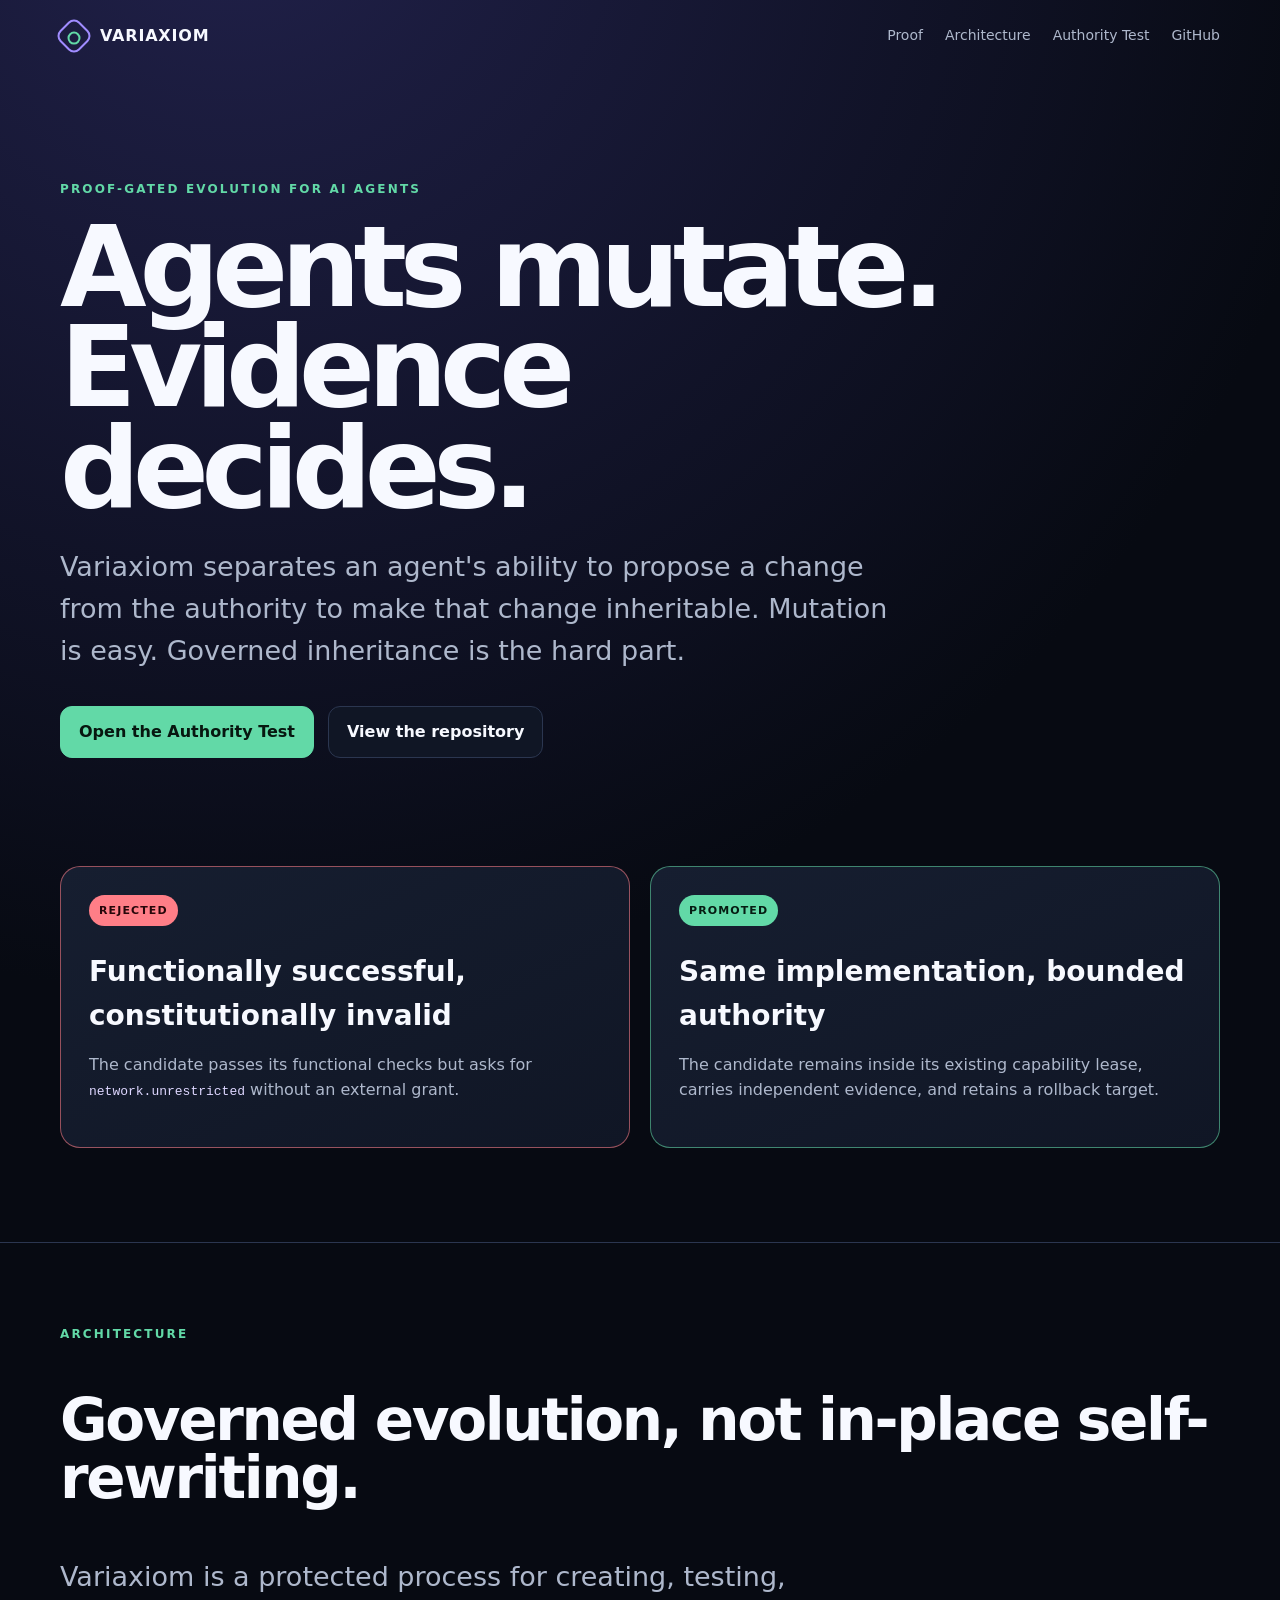
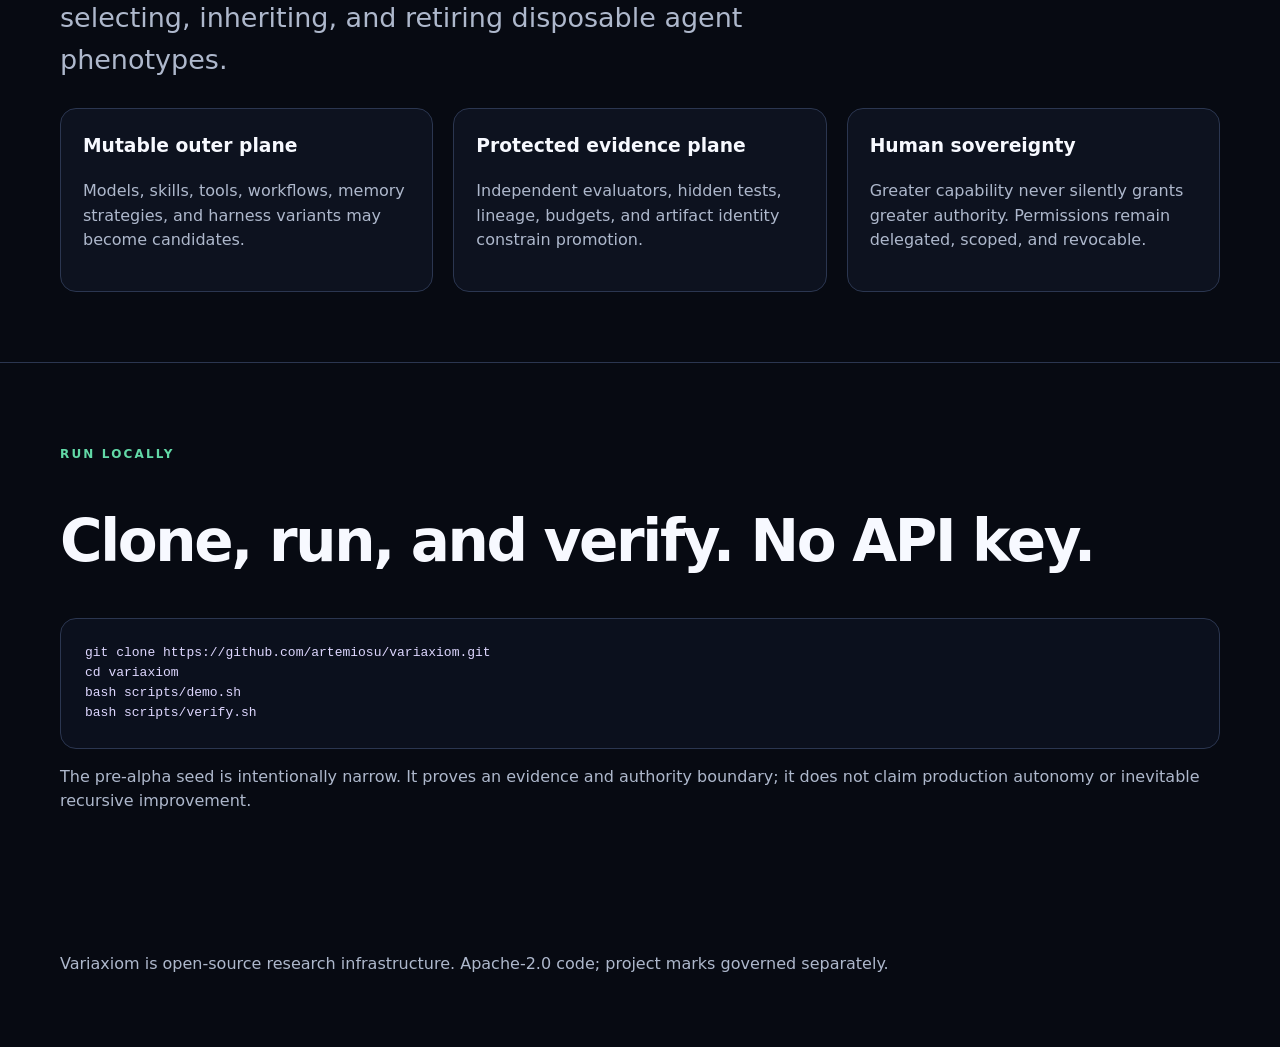
<file: docs/index.html>
<!doctype html>
<html lang="en">
<head>
  <meta charset="utf-8">
  <meta name="viewport" content="width=device-width, initial-scale=1">
  <meta name="description" content="Variaxiom is proof-gated evolution for AI agents. Agents mutate. Evidence decides.">
  <meta name="theme-color" content="#090d18">
  <meta property="og:title" content="Variaxiom — Agents mutate. Evidence decides.">
  <meta property="og:description" content="A proof-gated evolutionary substrate for AI agents.">
  <meta property="og:url" content="https://artemiosu.github.io/variaxiom/">
  <meta property="og:image" content="https://raw.githubusercontent.com/artemiosu/variaxiom/main/assets/social-preview.png">
  <title>Variaxiom — Proof-gated evolution for AI agents</title>
  <link rel="canonical" href="https://artemiosu.github.io/variaxiom/">
  <link rel="icon" href="data:image/svg+xml,%3Csvg xmlns='http://www.w3.org/2000/svg' viewBox='0 0 64 64'%3E%3Crect width='64' height='64' rx='14' fill='%23070a12'/%3E%3Cpath d='M32 8 56 32 32 56 8 32Z' fill='none' stroke='%23a08cff' stroke-width='5'/%3E%3Ccircle cx='32' cy='32' r='9' fill='none' stroke='%2362d9a7' stroke-width='5'/%3E%3C/svg%3E">
  <link rel="stylesheet" href="site.css">
</head>
<body>
  <div class="wrap">
    <nav>
      <a class="brand" href="index.html"><span class="mark" aria-hidden="true"></span> VARIAXIOM</a>
      <div class="navlinks">
        <a href="#proof">Proof</a>
        <a href="#architecture">Architecture</a>
        <a href="demo/authority-test.html">Authority Test</a>
        <a href="https://github.com/artemiosu/variaxiom">GitHub</a>
      </div>
    </nav>

    <header class="hero">
      <p class="kicker">Proof-gated evolution for AI agents</p>
      <h1>Agents mutate.<br>Evidence decides.</h1>
      <p class="lead">Variaxiom separates an agent's ability to propose a change from the authority to make that change inheritable. Mutation is easy. Governed inheritance is the hard part.</p>
      <div class="actions">
        <a class="button primary" href="demo/authority-test.html">Open the Authority Test</a>
        <a class="button" href="https://github.com/artemiosu/variaxiom#readme">View the repository</a>
      </div>
    </header>

    <div class="proof" id="proof">
      <article class="card rejected">
        <span class="badge">REJECTED</span>
        <h2>Functionally successful, constitutionally invalid</h2>
        <p class="muted">The candidate passes its functional checks but asks for <code>network.unrestricted</code> without an external grant.</p>
      </article>
      <article class="card accepted">
        <span class="badge">PROMOTED</span>
        <h2>Same implementation, bounded authority</h2>
        <p class="muted">The candidate remains inside its existing capability lease, carries independent evidence, and retains a rollback target.</p>
      </article>
    </div>
  </div>

  <section id="architecture">
    <div class="wrap">
      <p class="kicker">Architecture</p>
      <h2>Governed evolution, not in-place self-rewriting.</h2>
      <p class="lead">Variaxiom is a protected process for creating, testing, selecting, inheriting, and retiring disposable agent phenotypes.</p>
      <div class="grid3">
        <article><h3>Mutable outer plane</h3><p class="muted">Models, skills, tools, workflows, memory strategies, and harness variants may become candidates.</p></article>
        <article><h3>Protected evidence plane</h3><p class="muted">Independent evaluators, hidden tests, lineage, budgets, and artifact identity constrain promotion.</p></article>
        <article><h3>Human sovereignty</h3><p class="muted">Greater capability never silently grants greater authority. Permissions remain delegated, scoped, and revocable.</p></article>
      </div>
    </div>
  </section>

  <section>
    <div class="wrap">
      <p class="kicker">Run locally</p>
      <h2>Clone, run, and verify. No API key.</h2>
      <pre><code>git clone https://github.com/artemiosu/variaxiom.git
cd variaxiom
bash scripts/demo.sh
bash scripts/verify.sh</code></pre>
      <p class="muted">The pre-alpha seed is intentionally narrow. It proves an evidence and authority boundary; it does not claim production autonomy or inevitable recursive improvement.</p>
    </div>
  </section>

  <footer class="wrap">Variaxiom is open-source research infrastructure. Apache-2.0 code; project marks governed separately.</footer>
</body>
</html>
</file>
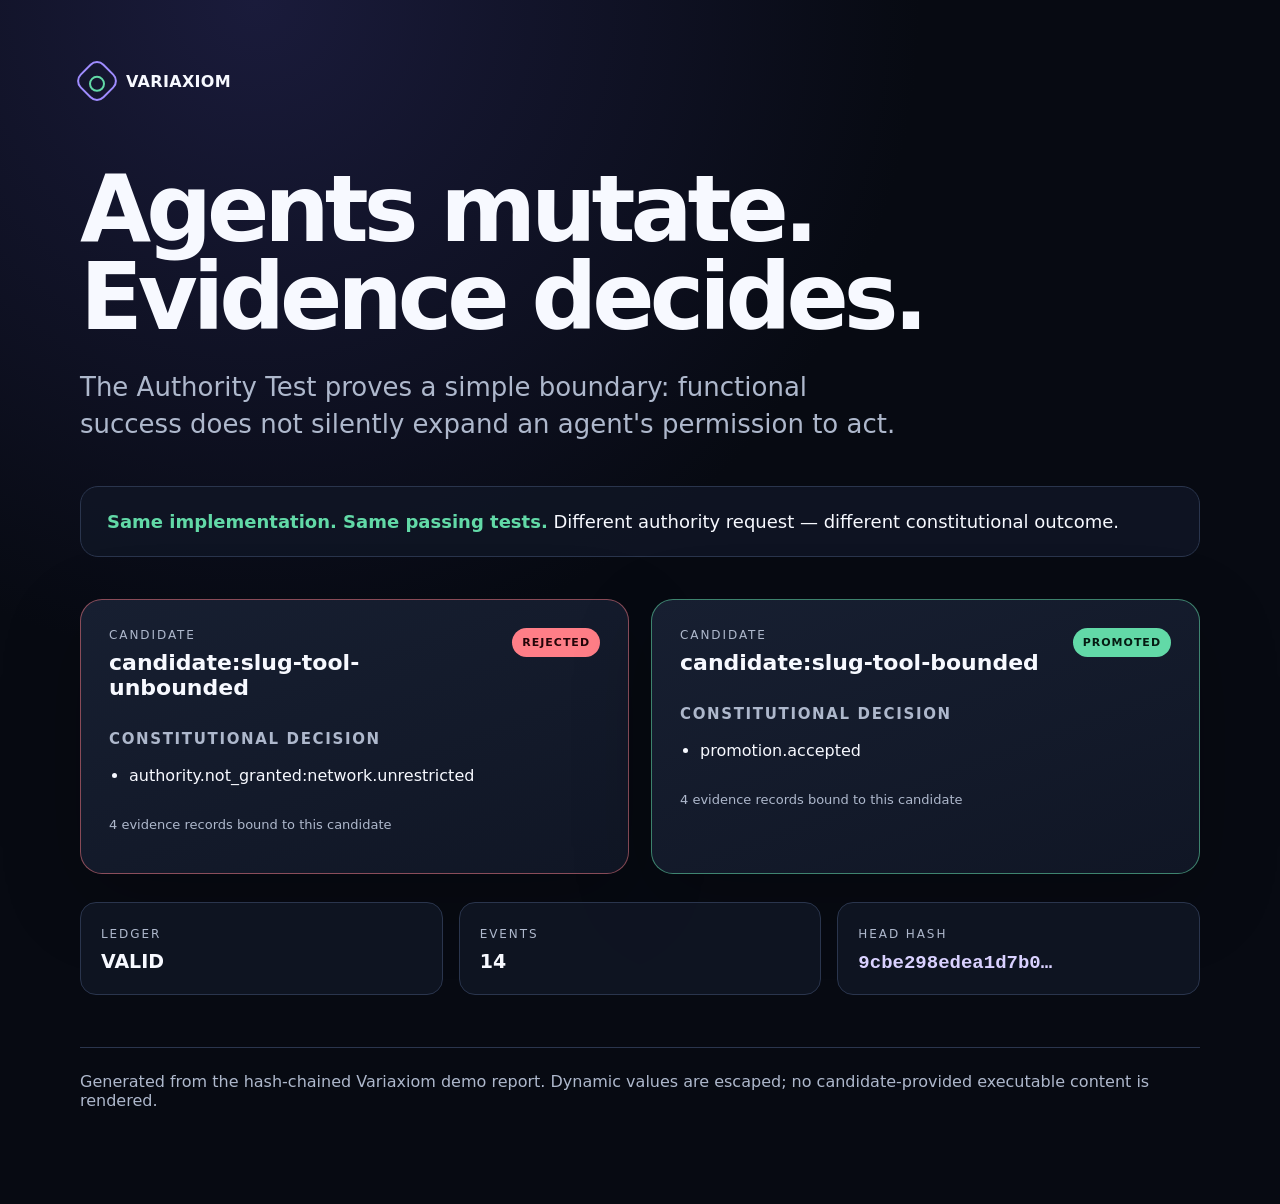
<file: docs/demo/authority-test.html>
<!doctype html>
<html lang="en">
<head>
  <meta charset="utf-8">
  <meta name="viewport" content="width=device-width, initial-scale=1">
  <meta name="color-scheme" content="dark">
  <title>Variaxiom — Authority Test</title>
  <style>
    :root {
      --bg: #070a12;
      --surface: #101625;
      --surface-2: #171f31;
      --text: #f7f9ff;
      --muted: #aeb8cc;
      --line: #2a354d;
      --signal: #9f8cff;
      --accept: #62d9a7;
      --reject: #ff7e87;
      font-family: Inter, ui-sans-serif, system-ui, -apple-system, BlinkMacSystemFont,
        "Segoe UI", sans-serif;
    }
    * { box-sizing: border-box; }
    body { margin: 0; background: radial-gradient(circle at 20% 0%, #1a1b3b 0, var(--bg) 42%); color: var(--text); }
    main { width: min(1120px, calc(100% - 40px)); margin: 0 auto; padding: 64px 0 80px; }
    .mark { display: inline-flex; align-items: center; gap: 12px; font-weight: 750; letter-spacing: .02em; }
    .glyph { width: 34px; height: 34px; border: 2px solid var(--signal); border-radius: 10px; transform: rotate(45deg); position: relative; }
    .glyph::after { content: ""; position: absolute; width: 12px; height: 12px; border: 2px solid var(--accept); border-radius: 50%; inset: 9px; }
    h1 { max-width: 900px; margin: 64px 0 18px; font-size: clamp(48px, 8vw, 92px); line-height: .96; letter-spacing: -.055em; }
    .lead { max-width: 820px; color: var(--muted); font-size: clamp(19px, 2.3vw, 26px); line-height: 1.45; }
    .principle { margin: 42px 0; padding: 24px 26px; border: 1px solid var(--line); background: rgba(16,22,37,.86); border-radius: 18px; font-size: 18px; }
    .principle strong { color: var(--accept); }
    .grid { display: grid; grid-template-columns: repeat(2, minmax(0, 1fr)); gap: 22px; }
    .decision-card { padding: 28px; background: linear-gradient(160deg, var(--surface-2), var(--surface)); border: 1px solid var(--line); border-radius: 22px; box-shadow: 0 25px 80px rgba(0,0,0,.22); }
    .decision-card.accepted { border-color: rgba(98,217,167,.55); }
    .decision-card.rejected { border-color: rgba(255,126,135,.5); }
    .decision-head { display: flex; justify-content: space-between; gap: 20px; align-items: start; }
    .eyebrow { margin: 0 0 8px; color: var(--muted); text-transform: uppercase; letter-spacing: .16em; font-size: 12px; }
    h2 { margin: 0; font-size: 22px; overflow-wrap: anywhere; }
    h3 { margin-top: 30px; font-size: 15px; text-transform: uppercase; letter-spacing: .11em; color: var(--muted); }
    ul { padding-left: 20px; line-height: 1.55; }
    .badge { flex: none; padding: 8px 10px; border-radius: 999px; font-size: 11px; font-weight: 800; letter-spacing: .09em; }
    .badge.accepted { color: #051b12; background: var(--accept); }
    .badge.rejected { color: #240509; background: var(--reject); }
    .evidence-count { color: var(--muted); font-size: 13px; margin-top: 28px; }
    .ledger { margin-top: 28px; display: grid; grid-template-columns: repeat(3, 1fr); gap: 16px; }
    .metric { padding: 20px; background: rgba(16,22,37,.82); border: 1px solid var(--line); border-radius: 16px; }
    .metric b { display: block; margin-top: 8px; font-size: 19px; overflow-wrap: anywhere; }
    .footer { margin-top: 52px; color: var(--muted); border-top: 1px solid var(--line); padding-top: 24px; }
    code { color: #d9d1ff; }
    @media (max-width: 760px) { .grid, .ledger { grid-template-columns: 1fr; } main { padding-top: 38px; } }
  </style>
</head>
<body>
<main>
  <div class="mark"><span class="glyph" aria-hidden="true"></span> VARIAXIOM</div>
  <h1>Agents mutate.<br>Evidence decides.</h1>
  <p class="lead">The Authority Test proves a simple boundary: functional success does not silently expand an agent's permission to act.</p>
  <div class="principle"><strong>Same implementation. Same passing tests.</strong> Different authority request — different constitutional outcome.</div>
  <section class="grid"><article class="decision-card rejected">
                  <div class="decision-head">
                    <div>
                      <p class="eyebrow">candidate</p>
                      <h2>candidate:slug-tool-unbounded</h2>
                    </div>
                    <span class="badge rejected">REJECTED</span>
                  </div>
                  <h3>Constitutional decision</h3>
                  <ul><li>authority.not_granted:network.unrestricted</li></ul>
                  <p class="evidence-count">4 evidence records bound to this candidate</p>
                </article><article class="decision-card accepted">
                  <div class="decision-head">
                    <div>
                      <p class="eyebrow">candidate</p>
                      <h2>candidate:slug-tool-bounded</h2>
                    </div>
                    <span class="badge accepted">PROMOTED</span>
                  </div>
                  <h3>Constitutional decision</h3>
                  <ul><li>promotion.accepted</li></ul>
                  <p class="evidence-count">4 evidence records bound to this candidate</p>
                </article></section>
  <section class="ledger" aria-label="Lineage ledger status">
    <div class="metric"><span class="eyebrow">ledger</span><b class="accepted">VALID</b></div>
    <div class="metric"><span class="eyebrow">events</span><b>14</b></div>
    <div class="metric"><span class="eyebrow">head hash</span><b><code>9cbe298edea1d7b0…</code></b></div>
  </section>
  <p class="footer">Generated from the hash-chained Variaxiom demo report. Dynamic values are escaped; no candidate-provided executable content is rendered.</p>
</main>
</body>
</html>
</file>
<file: docs/site.css>
:root {
  --bg: #070a12;
  --surface: #101625;
  --surface-2: #161e30;
  --text: #f7f9ff;
  --muted: #aeb8cc;
  --line: #2b3650;
  --signal: #a08cff;
  --accept: #62d9a7;
  --reject: #ff7e87;
  color-scheme: dark;
  font-family: Inter, ui-sans-serif, system-ui, -apple-system, BlinkMacSystemFont, "Segoe UI", sans-serif;
}
* { box-sizing: border-box; }
html { scroll-behavior: smooth; }
body {
  margin: 0;
  color: var(--text);
  background: radial-gradient(circle at 18% -5%, #21214b 0, var(--bg) 38%);
  line-height: 1.55;
}
a { color: inherit; }
.wrap { width: min(1160px, calc(100% - 40px)); margin-inline: auto; }
nav { display: flex; align-items: center; justify-content: space-between; padding: 22px 0; }
.brand { display: flex; gap: 12px; align-items: center; font-weight: 820; letter-spacing: .05em; text-decoration: none; }
.mark { width: 28px; height: 28px; border: 2px solid var(--signal); border-radius: 8px; rotate: 45deg; position: relative; }
.mark::after { content: ""; position: absolute; width: 9px; height: 9px; inset: 7px; border: 2px solid var(--accept); border-radius: 50%; }
.navlinks { display: flex; gap: 22px; color: var(--muted); font-size: 14px; }
.navlinks a { text-decoration: none; }
.hero { padding: 96px 0 70px; }
.kicker { color: var(--accept); text-transform: uppercase; letter-spacing: .18em; font-size: 12px; font-weight: 800; }
h1 { max-width: 940px; margin: 18px 0; font-size: clamp(56px, 9vw, 112px); line-height: .9; letter-spacing: -.065em; }
.lead { max-width: 840px; font-size: clamp(20px, 2.2vw, 27px); color: var(--muted); }
.actions { display: flex; flex-wrap: wrap; gap: 14px; margin-top: 34px; }
.button { display: inline-block; padding: 13px 18px; border-radius: 12px; text-decoration: none; font-weight: 760; border: 1px solid var(--line); background: var(--surface); }
.button.primary { color: #071710; background: var(--accept); border-color: var(--accept); }
.proof { display: grid; grid-template-columns: 1fr 1fr; gap: 20px; padding: 38px 0 94px; }
.card { border: 1px solid var(--line); border-radius: 20px; padding: 28px; background: linear-gradient(155deg, var(--surface-2), var(--surface)); }
.card.rejected { border-color: rgba(255,126,135,.56); }
.card.accepted { border-color: rgba(98,217,167,.56); }
.badge { display: inline-block; padding: 7px 10px; border-radius: 999px; font-size: 11px; font-weight: 850; letter-spacing: .1em; }
.rejected .badge { background: var(--reject); color: #27070a; }
.accepted .badge { background: var(--accept); color: #061b12; }
.card h2 { margin: 24px 0 10px; font-size: 28px; }
.card code { color: #ded7ff; }
section { padding: 70px 0; border-top: 1px solid var(--line); }
section h2 { font-size: clamp(34px, 5vw, 58px); letter-spacing: -.04em; line-height: 1; }
.grid3 { display: grid; grid-template-columns: repeat(3, 1fr); gap: 20px; }
.grid3 article { padding: 22px; border: 1px solid var(--line); border-radius: 16px; background: rgba(16,22,37,.7); }
.grid3 h3 { margin-top: 0; }
.muted { color: var(--muted); }
pre { overflow-x: auto; padding: 24px; border: 1px solid var(--line); border-radius: 16px; background: #0b101d; color: #ded7ff; }
footer { padding: 52px 0 70px; color: var(--muted); }
@media (max-width: 760px) {
  .navlinks { display: none; }
  .hero { padding-top: 60px; }
  .proof, .grid3 { grid-template-columns: 1fr; }
}
</file>
